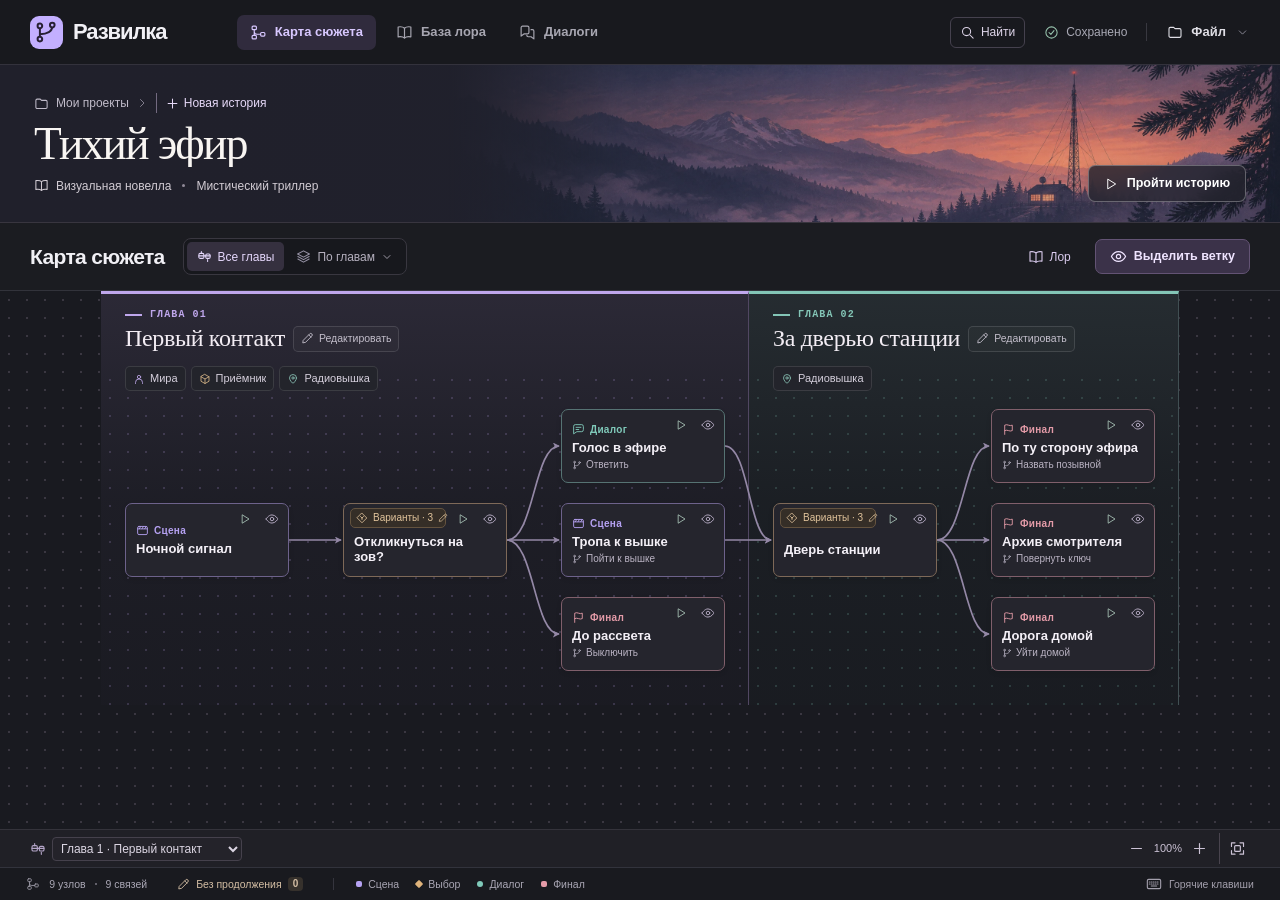
<file: index.html>
<!doctype html>
<html lang="ru">
<head>
  <meta charset="utf-8">
  <meta name="viewport" content="width=device-width, initial-scale=1, viewport-fit=cover, interactive-widget=resizes-content">
  <meta name="theme-color" content="#17171d">
  <meta name="description" content="Развилка — рабочее пространство для карты сюжета, лора и диалогов визуальной новеллы.">
  <title>Развилка — карта сюжета</title>
  <link rel="icon" href="assets/mark.svg" type="image/svg+xml">
  <link rel="stylesheet" href="style.css?v=6">
  <script src="icons.js?v=5" defer></script>
  <script src="model.js?v=5" defer></script>
  <script src="map.js?v=6" defer></script>
  <script src="connections.js?v=5" defer></script>
  <script src="story.js?v=5" defer></script>
  <script src="routes.js?v=5" defer></script>
  <script src="timeline.js?v=5" defer></script>
  <script src="writer.js?v=5" defer></script>
  <script src="app.js?v=5" defer></script>
</head>
<body>
  <div class="studio">
    <header class="topbar">
      <button class="brand" data-action="page" data-page="map" aria-label="Развилка, к карте сюжета"><img src="assets/mark.svg" alt="" width="32" height="32"><span>Развилка</span></button>
      <nav class="main-nav" aria-label="Разделы проекта" id="main-nav"></nav>
      <div class="top-tools"><button class="project-search" data-action="find-project" title="Найти в проекте (Ctrl / ⌘ + K)" aria-label="Найти в проекте"><span data-icon="search"></span><span>Найти</span></button><span id="save-state" title="Проект сохраняется в этом браузере"></span><span class="tool-divider"></span><button id="file-menu" class="file-button" data-action="file-menu" aria-label="Файл и настройки проекта" aria-haspopup="true"></button></div>
    </header>
    <section id="project-cover" class="project-cover" aria-label="Текущий проект">
      <div class="cover-inner"><div class="project-links"><button class="projects-link" data-action="projects"><span data-icon="folder"></span>Мои проекты<span data-icon="chevron-right"></span></button><button class="start-own" data-action="new-project" id="start-own" hidden><span data-icon="plus"></span>Новая история</button></div><h1 id="project-title"></h1><div id="project-meta" class="project-meta"></div></div>
      <button class="read-button" data-action="play"><span data-icon="play"></span><span>Пройти историю</span></button>
    </section>
    <main class="workbench"><div class="workbar" id="workbar"></div><div id="workspace" class="workspace"></div></main>
    <footer id="statusbar" class="statusbar"></footer>
  </div>
  <div id="menu" class="popover" hidden></div>
  <dialog id="dialog" aria-labelledby="dialog-title"></dialog>
  <div id="toast" class="toast" role="status" aria-live="polite"></div>
  <input type="file" accept="application/json,.json" id="import-file" hidden>
</body>
</html>
</file>
<file: style.css>
:root {
  color-scheme: dark;
  --bg:#141519; --panel:#1c1d23; --surface:#222329; --line:#32333b; --line-soft:#2a2b32;
  --text:#f1f0f5; --muted:#a4a3b0; --dim:#858593; --accent:#c7b4ff; --accent-text:#211a30;
  --font:Inter,"Segoe UI Variable Text","Segoe UI",-apple-system,BlinkMacSystemFont,Arial,sans-serif;
  --mono:"SFMono-Regular",Consolas,"Liberation Mono",monospace;
  font-family:var(--font); font-size:14px; color:var(--text); background:var(--bg);
  font-synthesis:none; -webkit-font-smoothing:antialiased;
}
* {box-sizing:border-box}
[hidden] {display:none!important}
html,body {width:100%;height:100%;margin:0;overflow:hidden}
button,input,textarea,select {font:inherit}
button {color:inherit;border:0;background:transparent;cursor:pointer;line-height:1.2}
button:disabled {cursor:default;opacity:.35}
button,a,input,select,textarea,[tabindex] {outline-offset:3px}
:focus-visible {outline:2px solid var(--accent)}
button {touch-action:manipulation}
button:disabled:hover {background:transparent}
button svg,.icon {flex-shrink:0;vertical-align:middle;pointer-events:none}
button {transition:background-color .14s,color .14s,border-color .14s}
::selection {background:#685388;color:white}
::-webkit-scrollbar {width:6px;height:6px}
::-webkit-scrollbar-thumb {border-radius:8px;background:#42414b}
::-webkit-scrollbar-track {background:transparent}
.studio {display:flex;flex-direction:column;height:100vh;height:100dvh;min-height:0}
.topbar {height:65px;flex:0 0 auto;display:flex;align-items:center;gap:clamp(28px,5.5vw,96px);padding:0 clamp(20px,2.35vw,42px);background:#18191e;border-bottom:1px solid #33323c;position:relative;z-index:3}
.brand {padding:0;display:inline-flex;align-items:center;gap:10px;flex-shrink:0;font-size:22px;line-height:1;font-weight:720;letter-spacing:-1.1px}
.brand img {width:33px;height:33px}
.main-nav,.top-tools,.file-button,.nav-item,.project-meta,.project-meta span,.read-button,.projects-link,.work-actions,.history-actions,.view-context,.chapter-switch,.btn,.quiet-button,.text-action,.status-count,.legend,.legend-item,.shortcut-button {display:flex;align-items:center}
.main-nav {gap:7px;align-self:stretch;align-items:center}
.nav-item {gap:8px;font-size:13px;font-weight:550;color:#a7a6b1;border-radius:7px;padding:9px 13px;white-space:nowrap}
.nav-item:hover,.file-button:hover {background:#26262f;color:#f8f6ff}
.nav-item.active {background:#302b3d;color:#d8c8ff}
.top-tools {gap:19px;margin-left:auto}
.tool-divider,.view-divider {width:1px;display:inline-block;background:#383840;flex-shrink:0}
.tool-divider {height:18px}
#save-state {color:#a9a9b5;display:flex;align-items:center;gap:7px;font-size:12px;white-space:nowrap}
#save-state svg {color:#99c5af} #save-state.failed svg {color:#edb081}
.file-button {gap:8px;padding:8px 1px;color:#dfdee5;font-size:13px;font-weight:550}
.file-button>.icon:last-child {margin-left:2px;color:#92919f}
.project-cover {position:relative;isolation:isolate;background:#20212d;height:clamp(135px,17.6vh,186px);flex:0 0 auto;display:flex;align-items:center;justify-content:space-between;padding:0 clamp(22px,2.65vw,48px);overflow:hidden;border-bottom:1px solid #38353f}
.project-cover::before,.project-cover::after {content:"";position:absolute;inset:0;z-index:-1;pointer-events:none}
.project-cover::before {left:auto;width:min(82%,max(65vw,760px));background:url("assets/forest-station.webp") right 20%/100% auto no-repeat;mask-image:linear-gradient(90deg,transparent,#000 21%);opacity:.98}
.project-cover::after {background:linear-gradient(90deg,#20202b 0%,#20202bf5 18%,#20202ba1 35%,#20202b14 64%,#1416231c 100%)}
.project-cover.plain::before {background:none}
.project-cover.plain::after {background:radial-gradient(ellipse at 70% 0%,#454054,transparent 66%),linear-gradient(105deg,#232331,#2b2834)}
.cover-inner {min-width:0;margin-bottom:1px}
.projects-link {width:fit-content;gap:7px;color:#c0bbc9;font-size:12px;font-weight:500;padding:0}
.projects-link>span {display:flex}
.projects-link:hover {color:#fff}
.projects-link>span:last-child {color:#9792a3}
.project-cover h1 {margin:8px 0 11px;font-family:"STIX Two Text",Georgia,"Times New Roman",serif;font-size:clamp(38px,3.55vw,56px);font-weight:500;letter-spacing:-1.65px;line-height:1.02;color:#f8f5f2;max-width:70vw;white-space:nowrap;text-overflow:ellipsis;overflow:hidden}
.project-meta {color:#d1cbd3;font-size:12px;gap:11px;font-weight:450}
.project-meta span {gap:7px}
.project-meta i,.status-dot {width:3px;height:3px;border-radius:100%;background:#918a98;flex-shrink:0}
.read-button {gap:9px;align-self:flex-end;margin-bottom:20px;padding:10px 15px;border:1px solid #ffffff4a;border-radius:7px;background:#24232dcc;color:white;backdrop-filter:blur(9px);font-size:12.5px;font-weight:570;box-shadow:0 2px 8px #10101628}
.read-button:hover {background:#34313ee5;border-color:#c8bfce}
.read-button svg {height:14px;width:14px}
.workbench {display:flex;flex-direction:column;flex:1;min-height:0}
.workbar {height:68px;flex:0 0 auto;display:flex;align-items:center;justify-content:space-between;gap:12px;padding:0 clamp(18px,2.35vw,42px);border-bottom:1px solid var(--line);background:#1b1c21}
.view-context {gap:18px;min-width:0}
.view-context h2 {margin:0;white-space:nowrap;font-size:21px;line-height:1.25;letter-spacing:-.66px;font-weight:640}
.view-divider {height:21px}
.chapter-switch {padding:7px 0;gap:8px;color:#bcbac7;font-size:12.5px;font-weight:500;min-width:0}
.chapter-switch>span {white-space:nowrap;overflow:hidden;text-overflow:ellipsis;max-width:34vw}
.chapter-switch>.icon:first-child {color:#9692a5}
.chapter-switch:hover,.text-action:hover,.secondary-link:hover,.quiet-button:hover {color:var(--accent)}
.work-actions {gap:14px}
.history-actions {gap:2px}
.icon-button {display:inline-flex;justify-content:center;align-items:center;width:31px;height:31px;flex:0 0 auto;padding:0;color:var(--muted);border-radius:5px}
.icon-button:not(:disabled):hover {color:var(--text);background:#ffffff0c}
.icon-button:disabled {opacity:.32}
.btn {gap:7px;justify-content:center;min-height:35px;border-radius:7px;padding:8px 14px;font-size:12.5px;font-weight:620;white-space:nowrap}
.btn.primary {color:var(--accent-text);background:var(--accent);border:1px solid #e0d1ff5c;box-shadow:0 1px 2px #1112}
.btn.primary:hover {background:#d7c8ff}
.btn.subtle {border:1px solid #3e3f49;background:#2a2a32;color:#e1dfe8}
.btn.subtle:hover {background:#35353f}
.btn.danger {background:#82464f;color:white}
.workspace {position:relative;flex:1;min-height:0;overflow:hidden}
.map-workspace {display:flex}
.map-pane {position:relative;flex:1;min-width:0;min-height:0;overflow:hidden;background-color:#15161b;background-image:radial-gradient(circle at 1px 1px,#383842 1px,transparent 1.15px);background-size:22px 22px;isolation:isolate;touch-action:none;outline:none;user-select:none}
.map-pane[data-tool=hand],.map-pane[data-tool=hand] .node-card,.map-pane.space-pan,.map-pane.space-pan .node-card {cursor:grab}
.map-pane.dragging,.map-pane.dragging .node-card {cursor:grabbing}
.map-pane[data-tool=link],.map-pane[data-tool=link] .node-card {cursor:crosshair}
.world {position:absolute;left:0;top:0;width:0;height:0;transform-origin:0 0}
.edge-layer {position:absolute;left:0;top:0;width:1px;height:1px;overflow:visible;pointer-events:none}
.node-card {position:absolute;background:#22232a;border:1px solid color-mix(in srgb,var(--node-color) 34%,#34343c);border-radius:10px;box-shadow:0 4px 10px #09090c25;cursor:grab;outline-offset:3px}
.node-card:hover {border-color:color-mix(in srgb,var(--node-color) 70%,#393941)}
.node-card.selected,.node-card.link-source {border-color:var(--accent);box-shadow:0 0 0 3px #bea1ff20,0 5px 18px #08060a3d}
.node-content {padding:13px 14px 11px;min-width:0}
.node-meta,.node-detail,.type-tag,.start-label {display:flex;align-items:center}
.node-meta {justify-content:space-between;gap:7px}
.type-tag {color:var(--node-color);gap:5px;font-size:10px;line-height:1.3;font-weight:650;letter-spacing:.3px;white-space:nowrap}
.node-card .type-tag {font-size:10.5px;letter-spacing:.1px}
.node-number,.inspector-no {color:#93909f;font-family:var(--mono);font-weight:400}
.node-number {font-size:10px;letter-spacing:.1px}
.node-number,.inspector-ident {display:flex;align-items:center;gap:7px}
.important-mark {color:#d8b881;display:inline-flex}
.inspector-ident .icon-button {width:22px;height:22px}
.inspector-ident .icon-button .icon {width:14px;height:14px}
.inspector-ident .icon-button[aria-pressed=true] {color:#e0b578;background:#3b332b}
.moment-check {display:flex;align-items:center;gap:7px;margin:0 0 16px;color:#c8bfcb;font-size:12px}
.moment-check svg {color:#d4ad78}
.moment-check input {margin:0 2px 0 0;width:15px;height:15px;accent-color:var(--accent)}
.node-card h3 {margin:9px 0 5px;font-size:16px;line-height:1.2;font-weight:620;letter-spacing:-.35px;color:#f3f1f6;display:-webkit-box;-webkit-box-orient:vertical;-webkit-line-clamp:2;overflow:hidden;overflow-wrap:anywhere}
.node-detail {gap:5px;margin-top:7px;font-size:11.5px;line-height:1.3;color:#b0adba}
.node-detail .icon {color:color-mix(in srgb,var(--node-color) 55%,#9f9da7)}
.node-summary {font-size:11.5px;line-height:1.45;color:#b2aebb;margin:0;display:-webkit-box;-webkit-line-clamp:2;-webkit-box-orient:vertical;overflow:hidden;overflow-wrap:anywhere}
.node-art {height:76px;background:#34313c url("assets/receiver.webp") center 52%/cover no-repeat;border-radius:9px 9px 0 0;border-bottom:1px solid #ffffff0a}
.illustrated .node-content {padding:11px 14px}
.illustrated h3 {margin:7px 0 4px}
.start-label {position:absolute;left:0;bottom:calc(100% + 10px);color:#d0c3ef;gap:5px;font-size:10.5px;font-weight:550}
.start-label svg {fill:#c2b2e9;stroke-width:1}
.port {display:block;position:absolute;top:50%;padding:0;width:9px;height:9px;border-radius:50%;border:2px solid var(--node-color);background:#23232b;transform:translate(-50%,-50%);z-index:3}
.port::before {content:"";position:absolute;inset:-7px}
.port.in {left:0}.port.out {left:100%}
.port:hover {background:var(--node-color);box-shadow:0 0 0 4px #c6b4fc2b}
.label-measure {position:fixed;visibility:hidden;pointer-events:none;width:0;height:0;overflow:hidden}
.edge-label {position:absolute;transform:translate(-50%,-50%);display:block;width:max-content;max-width:var(--label-width,220px);padding:4px 6px;color:#f6eff3;font-size:13px;font-weight:600;line-height:1.32;white-space:normal;overflow-wrap:anywhere;text-align:center;background:color-mix(in srgb,var(--node-color) 10%,#1d1e24);border:1px solid color-mix(in srgb,var(--node-color) 42%,#35343c);border-radius:5px;--off-path-opacity:.74}
.edge-label .icon {color:var(--node-color);vertical-align:-1px}
.edge-label:hover,.edge-label:focus-visible {z-index:3;border-color:var(--node-color);background:color-mix(in srgb,var(--node-color) 18%,#1d1e24)}
.label-leader {fill:none;stroke-width:1;stroke-dasharray:3 3;opacity:.65;pointer-events:none}
.wire-hit {stroke:transparent;stroke-width:14;fill:none;pointer-events:stroke;cursor:pointer}
.wire-line {pointer-events:none}
.ghost-layer {z-index:4}
#connector-preview {fill:none;stroke:var(--accent);stroke-width:2.2;stroke-dasharray:7 4;pointer-events:none}
.node-card.selected,.node-card:hover,.node-card:focus-within {z-index:2}
.node-handle {position:absolute;z-index:3;display:grid;place-items:center;width:25px;height:25px;padding:0;opacity:0;pointer-events:none;border:1px solid #796995;background:#2e293a;border-radius:7px;color:#ddccff;touch-action:none;cursor:crosshair}
.handle-right {left:100%;top:50%;transform:translate(1px,-50%)}
.handle-left {right:100%;top:50%;transform:translate(-1px,-50%)}
.handle-top {bottom:100%;left:50%;transform:translate(-50%,-1px)}
.handle-bottom {top:100%;left:50%;transform:translate(-50%,1px)}
.handle-left svg {transform:rotate(180deg)}.handle-top svg {transform:rotate(-90deg)}.handle-bottom svg {transform:rotate(90deg)}
.node-handle::before {content:"";position:absolute;inset:-2px}
.node-handle {width:calc(25px * var(--handle-inverse,1));height:calc(25px * var(--handle-inverse,1))}
.node-handle svg {width:calc(15px * var(--handle-inverse,1));height:calc(15px * var(--handle-inverse,1))}
.map-pane[data-tool=pointer] .node-card:is(.selected,:hover,:focus-within) .node-handle {opacity:1;pointer-events:auto}
.node-handle:hover,.node-handle:focus-visible {color:#211a30;background:var(--accent)}
.map-pane.connecting .node-handle {opacity:0!important;pointer-events:none!important}
.node-card.connect-target {outline:3px solid #a2d9c4;outline-offset:3px}
.connecting,.connecting .node-card {cursor:crosshair}
.chapter-exit {position:absolute;right:0;bottom:calc(100% + 5px);display:flex;align-items:center;gap:4px;background:#242631;border:1px solid #454354;border-radius:5px;padding:3px 6px;color:#d3c5ee;font-size:10px;white-space:nowrap}
.chapter-exit:hover {border-color:var(--accent)}
.node-card:has(.chapter-exit) .start-label {left:0;right:auto}
.node-card h3:has(.inline-title) {display:block;overflow:visible;margin-top:5px}
.node-card input.inline-title {width:100%;font:inherit;font-weight:600;color:var(--text);padding:3px 4px;border-radius:4px;border:1px solid var(--accent);background:#302c39}
.canvas-hint {position:absolute;left:154px;top:29px;max-width:calc(100% - 250px);color:#aaa5b3;font-size:11px;line-height:1.4;pointer-events:none}
.map-pane[data-tool=link] .canvas-hint,.map-pane.connecting .canvas-hint {display:none}
.quick-palette {width:237px;max-height:85dvh;padding:8px}
.palette-heading {font-size:12px;font-weight:600;color:#d9d4e4;padding:4px 4px 8px}
.palette-types {display:grid;grid-template-columns:1fr 1fr;gap:5px}
.palette-types button {display:flex;align-items:center;gap:7px;padding:9px 7px;border-radius:5px;border:1px solid #44414d;background:#2e2d36;font-size:12px;text-align:left}
.palette-types button svg {color:var(--node-color)}
.palette-types button:hover,.palette-types button:focus-visible {border-color:var(--node-color);background:#39343f}
.quick-palette .menu-item {font-size:11.5px;padding:8px 5px}
.rules-editor {margin:16px 0;padding:12px;border:1px solid #49414f;border-radius:8px;background:#25232b}
.rules-editor .section-line {margin:0}
.rule-empty,.rule-mode {font-size:12px;color:var(--muted)}
.rule-empty {margin:6px 0 0}
.rule-mode,.rule-row-top {display:flex;align-items:center;gap:8px}
.rule-mode {margin-top:9px}.rule-mode select {flex:1}
.rule-row {border-top:1px solid #3c3745;margin-top:9px;padding-top:9px}
.rule-row select,.rule-mode select {height:32px!important;padding:5px 7px;font-size:12px}
.rule-row-top {margin-bottom:5px}.rule-row-top select {flex:1}
.jump-node small,.reader-choices button small {display:block;margin-top:4px;font-size:10px;color:#ada2bf}
.incoming-chapters {border-top:1px dashed #3d3945;margin-top:7px;padding-top:7px}
.incoming-chapters>span {font-size:11px;color:var(--muted)}
.incoming-chapters .text-action {font-size:11px;text-align:left}
.route-check {border-top:1px solid #413945;margin-top:15px;padding-top:10px;font-size:12px;color:#c0b7cb}
.route-check summary {cursor:pointer}.route-check>div {margin-top:10px}
.route-check small {display:block;color:var(--muted);margin-top:2px}
.route-check p {display:flex;align-items:center;gap:5px;margin:4px 0;font-size:11.5px}
.route-check .met {color:#a7d3bf}.route-check .unmet {color:#d7a3ac}
.floating {background:#202127;box-shadow:0 3px 12px #0a0a0d2b;border:1px solid #3a3a44;border-radius:8px}
.canvas-tools,.camera-controls {display:flex;align-items:center;gap:2px;position:absolute;padding:4px}
.canvas-tools {top:18px;left:20px}
.floating .tool-divider {height:17px;margin:0 3px}
.canvas-tools .icon-button {width:31px;height:29px}
.canvas-tools .icon-button.active {color:#d8c8ff;background:#3a334a}
.canvas-tools .icon-button.active svg {stroke-width:1.9}
.camera-controls {bottom:18px;left:20px;padding:3px 4px}
.camera-controls .icon-button {width:27px;height:27px}
.zoom-number {font-family:var(--mono);font-size:10.5px;color:#c9c7d3;min-width:38px;padding:5px 2px}
.show-inspector {position:absolute;right:18px;top:18px;width:auto;height:35px;padding:0 9px;gap:5px;font-size:11px}
.minimap {padding:6px;position:absolute;bottom:17px;right:18px;width:112px;height:66px;border:1px solid #393943;border-radius:7px;background:#1d1e24e8;box-shadow:0 2px 9px #0b0a0e30;cursor:crosshair}
.minimap svg {width:100%;height:100%;display:block;pointer-events:none}
.link-note {position:absolute;top:19px;left:156px;display:flex;align-items:center;gap:7px;border:1px solid #5b506d;border-radius:6px;background:#2d2937;font-size:12px;color:#e4d8ff;padding:6px 8px}
.link-note button {display:flex;padding:2px}
.inspector {width:clamp(282px,22.7vw,355px);flex:0 0 auto;background:#1d1e24;border-left:1px solid #36363f;display:flex;flex-direction:column;min-height:0;z-index:2}
.inspector-head,.section-line,.inspector-id,.section-line h3,.inspector-head>span,.type-edit,.chips,.lore-chip,.jump-node,.transition-row,.secondary-link {display:flex;align-items:center}
.inspector-head {justify-content:space-between;height:49px;flex:0 0 auto;padding:0 15px 0 20px;border-bottom:1px solid var(--line);background:#202127}
.inspector-head>span {gap:9px;font-size:13px;font-weight:620}
.inspector-head>span>.icon {color:#aaa6b6}
.inspector-head .icon-button {width:26px;height:26px}
.inspector-scroll {overflow:auto;flex:1;min-height:0;padding:19px 20px 18px;scrollbar-gutter:stable}
.inspector-id {justify-content:space-between;margin-bottom:17px}
.type-edit {gap:5px;color:#b7a1e9;border:1px solid #454050;border-radius:5px;background:#2e2938;padding:4px 7px}
.type-edit .type-tag {font-size:11px;font-weight:600}
.inspector-no {font-size:10px;letter-spacing:.55px}
.field {display:flex;flex-direction:column;gap:7px;margin:0 0 14px;min-width:0}
.field>span:first-child,.type-field legend {font-size:12px;color:#b9b6c3;font-weight:500}
input:not([type=checkbox]):not([type=radio]),textarea,select {color:#eceaf1;background:#25262d;border:1px solid #3b3b45;border-radius:6px;padding:9px 10px;outline:none;min-width:0;width:100%;font-size:13px;line-height:1.4}
input:not([type=checkbox]):not([type=radio]):focus,textarea:focus,select:focus {border-color:#b19ad9;box-shadow:0 0 0 2px #b6a2f414}
input::placeholder,textarea::placeholder {color:#92909f}
textarea {resize:vertical;min-height:59px}
.inspector textarea {font-size:12.5px;line-height:1.55;padding:9px 10px;min-height:87px;max-height:280px;display:block}
.inspector input {font-weight:500}
.inspector-section {border-top:1px solid var(--line);padding:13px 0 14px}
.section-line {justify-content:space-between;min-height:22px;margin-bottom:7px}
.section-line h3 {margin:0;font-size:12px;gap:7px;color:#d9d6e0;font-weight:590}
.section-line h3>.icon {color:#a9a6b5}
.section-line small {font:10px var(--mono);color:#b4b1be;border-radius:4px;background:#2d2d36;min-width:16px;text-align:center;padding:2px 3px}
.section-line .icon-button {width:22px;height:22px}
.section-line .icon-button svg {width:15px;height:15px}
.chips {gap:6px;flex-wrap:wrap}
.plain-chip {padding:0;max-width:100%}
.lore-chip {display:inline-flex;gap:5px;max-width:100%;font-size:11px;font-weight:520;padding:4px 7px;border:1px solid color-mix(in srgb,var(--kind-color) 24%,#292a30);border-radius:5px;background:color-mix(in srgb,var(--kind-color) 9%,#22232a);color:var(--kind-color);line-height:1.2;overflow-wrap:anywhere}
.kind-person {--kind-color:#c3acef}.kind-location {--kind-color:#8bc4b6}.kind-object {--kind-color:#d8b688}.kind-event {--kind-color:#df9fad}
.plain-chip:hover .lore-chip {border-color:var(--kind-color)}
.jump-node {flex:1;min-width:0;gap:8px;padding:7px 0;text-align:left;font-size:12px;color:#caC6d3}
.jump-node span {overflow:hidden;text-overflow:ellipsis;white-space:nowrap}
.jump-node i {width:6px;height:6px;border-radius:2px;flex-shrink:0}
.jump-node>.icon {color:#92909e}
.transition-row>.icon-button {width:23px;height:25px;opacity:.58}
.transition-row:hover>.icon-button {opacity:1}
.text-action,.secondary-link {gap:6px;padding:3px 0;font-size:12px;color:#c8b9e7}
.secondary-link {margin-top:6px;color:#9794a3}
.inspector-line {display:flex;flex-direction:column;align-items:flex-start;gap:3px;text-align:left;font-size:12px;line-height:1.4;margin:6px 0 10px;padding:0}
.inspector-line b {color:#a6d2c7;font-size:11px}
.inspector-line span {color:#c2becb;display:-webkit-box;-webkit-line-clamp:3;-webkit-box-orient:vertical;overflow:hidden}
.statusbar {display:flex;align-items:center;gap:24px;flex:0 0 auto;height:33px;background:#191a1f;border-top:1px solid #32333c;padding:0 clamp(18px,2.05vw,38px);color:#aaa7b5;font-size:10.5px}
.status-count {gap:7px;white-space:nowrap}
.status-count>.icon {color:#94929e;margin-right:2px}
.status-dot {display:inline-flex;font-size:0;height:2px;width:2px;background:#7b7885;margin:0 2px}
.legend {gap:17px;border-left:1px solid #35353e;padding-left:22px}
.legend-item {gap:6px;white-space:nowrap}
.legend-swatch {width:6px;height:6px;border-radius:2px;background:var(--node-color)}
.swatch-choice {transform:rotate(45deg);border-radius:1px}
.swatch-dialogue {border-radius:50%}
.shortcut-button {gap:7px;margin-left:auto;color:#a39fac;font-size:10.5px;padding:5px 0}
.shortcut-button:hover {color:#dbd6e6}
.popover {position:fixed;z-index:12;min-width:196px;max-width:min(350px,calc(100vw - 16px));max-height:75vh;overflow:auto;padding:5px;border-radius:9px;border:1px solid #484651;background:#27272f;box-shadow:0 10px 32px #07060b5e}
.popover hr {border:0;height:1px;background:#3c3b45;margin:4px}
.menu-item {width:100%;display:flex;align-items:center;gap:10px;padding:9px 10px;border-radius:5px;font-size:12.5px;color:#d8d4e1;text-align:left}
.menu-item>span {flex:1;min-width:0;overflow-wrap:anywhere}
.menu-item .icon {color:#b7afc6}
.menu-item:hover,.menu-item:focus-visible {background:#37333f}
.toast {position:fixed;bottom:47px;left:50%;transform:translate(-50%,8px);z-index:30;border:1px solid #534c61;background:#302b39f5;color:#e8dff8;padding:10px 17px;border-radius:8px;visibility:hidden;opacity:0;transition:transform .16s,opacity .16s;pointer-events:none;font-size:12.5px;max-width:90vw;box-shadow:0 5px 18px #0d091238}
.toast.visible {visibility:visible;opacity:1;transform:translate(-50%,0)}
.empty-map,.empty-collection {text-align:center;display:flex;flex-direction:column;align-items:center;gap:10px}
.empty-map {position:absolute;inset:20% 10% auto;pointer-events:none}
.empty-map .btn {pointer-events:auto;margin-top:6px}
.empty-symbol {display:flex;align-items:center;justify-content:center;width:55px;height:55px;background:#322c3e;border:1px solid #4c415e;border-radius:13px;color:var(--accent)}
.empty-map h3,.empty-collection h3 {font-size:19px;letter-spacing:-.5px;font-weight:600;margin:3px 0 0}
.empty-map p,.empty-collection p {color:var(--muted);font-size:13px;margin:0}
.collection-workspace {overflow:auto;background:#18191e}
.collection {max-width:1490px;margin:auto;padding:25px clamp(22px,2.65vw,48px) 35px}
.collection-toolbar {display:flex;align-items:center;gap:20px;justify-content:space-between;flex-wrap:wrap;margin-bottom:23px}
.search-box {display:flex;align-items:center;gap:8px;padding:0 12px;border:1px solid #3b3a44;background:#212228;border-radius:7px;color:var(--dim);width:280px;max-width:100%}
.search-box input:not([type=checkbox]) {border:0;background:transparent;box-shadow:none;padding:9px 0}
.search-box:focus-within {border-color:var(--accent)}
.filters {display:flex;flex-wrap:wrap;gap:5px}
.filter,.quiet-button {gap:6px;border-radius:5px;color:#bcb7c8;font-size:12px;padding:6px 9px}
.filter.active {background:#352f41;color:#d5c6ef}
.filter:not(.active):hover {background:#25252d}
.lore-grid {display:grid;grid-template-columns:repeat(auto-fit,minmax(min(255px,100%),1fr));gap:17px;align-items:stretch}
.lore-card {display:flex;flex-direction:column;align-items:stretch;max-width:560px;text-align:left;background:#22232a;border:1px solid #3b3a45;border-radius:10px;padding:19px}
.lore-card:hover {border-color:color-mix(in srgb,var(--kind-color) 58%,#45404e);background:#27272e}
.lore-card-top {display:flex;align-items:center;gap:9px;color:var(--kind-color);font-size:11.5px;font-weight:550}
.lore-icon {display:flex;align-items:center;justify-content:center;width:35px;height:35px;border-radius:9px;background:color-mix(in srgb,var(--kind-color) 12%,#22232a)}
.lore-card-top>.icon {margin-left:auto;color:#9993a4}
.lore-card h3 {font-size:20px;margin:19px 0 8px;letter-spacing:-.6px}
.lore-card p {flex:1;font-size:13px;line-height:1.65;color:#c2bdcc;margin:0 0 18px;white-space:pre-line;overflow-wrap:anywhere}
.card-foot {border-top:1px solid #393841;padding-top:12px;display:flex;gap:6px;align-items:center;font-size:11px;color:#a9a4b3}
.dialogue-list {display:grid;grid-template-columns:repeat(auto-fit,minmax(min(375px,100%),1fr));gap:17px;align-items:start}
.dialogue-group {background:#22232a;border:1px solid #3b3a45;border-radius:10px;padding:18px 20px;max-width:850px}
.dialogue-group-top,.dialogue-group-top>div {display:flex;align-items:center;gap:12px}
.dialogue-group-top {justify-content:space-between;border-bottom:1px solid #393841;padding-bottom:13px}
.dialogue-group-top>div {align-items:flex-start;flex-direction:column;gap:6px;min-width:0}
.dialogue-group h3 {font-size:19px;letter-spacing:-.4px;margin:0}
.dialogue-line {width:100%;display:flex;align-items:flex-start;gap:11px;text-align:left;padding:14px 0;border-bottom:1px solid #33333b}
.dialogue-line>.icon {margin-left:auto;color:#92909c}
.speaker-mark {background:#2a3b39;border:1px solid #3d514c;color:#accfc4;font-weight:650;display:flex;align-items:center;justify-content:center;width:28px;height:28px;border-radius:8px;flex-shrink:0}
.line-copy {min-width:0;display:flex;flex-direction:column;gap:4px;font-size:13px;line-height:1.5;overflow-wrap:anywhere;white-space:pre-line}
.line-copy b {color:#a4cfc2;font-size:11.5px}
.dialogue-group>.text-action {margin-top:13px}
.empty-collection {grid-column:1/-1;padding:35px 12px}
.modal {margin:auto;padding:0;background:transparent;border:0;color:var(--text);width:min(458px,calc(100% - 28px));max-width:calc(100vw - 22px);max-height:calc(100dvh - 38px);overflow:auto;border-radius:13px;box-shadow:0 24px 105px #05040890}
.modal::backdrop {background:#0b0b10ac;backdrop-filter:blur(3px)}
.modal-shell {background:#22232a;border:1px solid #44414d;border-radius:13px;overflow:hidden}
.modal-head,.form-footer {display:flex;align-items:center;gap:10px;padding:15px 20px}
.modal-head {justify-content:space-between;border-bottom:1px solid #393840}
.modal-head h2 {font-size:18px;letter-spacing:-.45px;font-weight:640;margin:0}
.modal-body {padding:20px}
.modal-body>.field:last-child {margin-bottom:0}
.modal-body .field {margin-bottom:16px}
.modal-body .field>span:first-child,.type-field legend {font-size:12px}
.modal-body .field input,.modal-body .field select,.modal-body .field textarea {background:#2a2a33;border-color:#44424f}
.modal-body input,.modal-body select {height:38px}
.modal-body textarea {max-height:35vh}
.form-footer {justify-content:flex-end;flex-wrap:wrap;border-top:1px solid #3a3842;background:#24242c}
.form-footer>.icon-button {color:#d1949b}
.footer-spacer {flex:1}
.type-field {border:0;padding:0;margin:0 0 17px;min-width:0}
.type-field legend {padding:0;margin:0 0 7px}
.type-options {display:grid;grid-template-columns:repeat(4,minmax(0,1fr));gap:6px}
.type-option {position:relative;cursor:pointer}
.type-option input {position:absolute;opacity:0;width:1px;height:1px}
.type-option>span {display:flex;flex-direction:column;align-items:center;gap:5px;padding:9px 3px;border-radius:6px;border:1px solid #45424e;background:#292931;color:#b7b1c3;font-size:12px}
.type-option:has(input:checked)>span {color:var(--node-color);background:color-mix(in srgb,var(--node-color) 12%,#27252e);border-color:color-mix(in srgb,var(--node-color) 74%,#393540)}
.type-option:has(input:focus-visible)>span {outline:2px solid var(--accent);outline-offset:2px}
.question-text,.context-copy {margin:0;font-size:14px;line-height:1.55;color:#d6d1de}
.context-copy {margin-bottom:12px;font-size:13px}
.from-node {display:flex;gap:9px;align-items:center;padding:10px 12px;margin-bottom:15px;background:#302b38;color:#ccbedf;border-radius:6px;font-size:12px}
.from-node b {color:#e4dced}
.check-list {display:flex;flex-direction:column;margin-bottom:12px}
.check-list label {display:flex;align-items:center;gap:9px;padding:8px 0;border-bottom:1px solid #36343d}
.modal-body input[type=checkbox] {height:16px;width:16px;accent-color:var(--accent)}
.check-list small {margin-left:auto;color:#a9a4b3;font-size:11px}
.project-list {display:flex;flex-direction:column;gap:8px}
.project-option {border:1px solid #3c3a46;background:#292932;display:flex;align-items:center;gap:12px;border-radius:7px;text-align:left;padding:8px}
.project-option:hover {background:#34313b}
.project-thumb {width:62px;height:45px;flex-shrink:0;display:flex;justify-content:center;align-items:center;color:#c8b6e9;border-radius:5px;background:#3b344b}
.project-thumb.has-art {background:url("assets/forest-station.webp") 70% center/cover}
.project-option>span:nth-child(2) {display:flex;flex-direction:column;gap:4px;min-width:0}
.project-option strong {font-size:14px;overflow-wrap:anywhere}
.project-option small {font-size:11px;color:var(--muted)}
.project-option>.icon {margin-left:auto;color:var(--accent)}
.key-list>div {display:flex;align-items:center;justify-content:space-between;gap:12px;padding:7px 0;color:#ccc7d5;font-size:12px}
kbd {font:11px var(--mono);color:#dfd8ed;background:#33313b;border:1px solid #494450;border-radius:4px;padding:3px 6px;white-space:nowrap}
.reader-modal {width:min(510px,calc(100% - 28px))}
.reader-image {height:125px;display:flex;align-items:flex-end;padding:13px 20px;background-color:#393244}
.reader-image.receiver {background:linear-gradient(0deg,#16141b66,transparent 70%),url("assets/receiver.webp") center 48%/cover}
.reader-image.forest {background:linear-gradient(0deg,#16141b66,transparent 70%),url("assets/forest-station.webp") center 45%/cover}
.reader-image.abstract {height:64px;background:linear-gradient(110deg,#36303f,#252530)}
.reader-image .type-tag {padding:5px 8px;background:#27252fe8;border-radius:5px;font-size:11px}
.reader-body {padding:19px 22px}
.reader-location {font-size:11px;color:#a6a0b1}
.reader-location span {padding:0 5px}
.reader-body h3 {font:500 30px/1.12 Georgia,"Times New Roman",serif;letter-spacing:-.65px;margin:7px 0 12px}
.reader-description,.reader-lines p {white-space:pre-line;overflow-wrap:anywhere}
.reader-description {font-size:14px;line-height:1.65;color:#ddd7e3;margin:0}
.reader-lines {border-left:2px solid #70998d;background:#2b2d32;padding:10px 14px;margin:13px 0 0}
.reader-lines>div+div {margin-top:9px}
.reader-lines b {font-size:11.5px;color:#a6cabe}
.reader-lines p {margin:2px 0 0;font-size:13px;line-height:1.55}
.reader-choices {margin-top:20px;display:flex;flex-direction:column;gap:7px}
.reader-choices button {text-align:left;display:flex;align-items:center;justify-content:space-between;gap:9px;border:1px solid #514759;background:#332e3c;padding:11px 13px;border-radius:6px;color:#e6daf6;font-size:13px;overflow-wrap:anywhere}
.reader-choices button:hover {background:#41374c;border-color:#786688}
.reader-end {font-size:12px;color:#d9a7af;display:flex;align-items:center;gap:7px}
.reader-controls {display:flex;align-items:center;gap:4px;padding:10px 13px;border-top:1px solid #393741}
.reader-controls>button:last-child {margin-left:auto}
@media(min-width:1600px) {.topbar{height:70px}.workbar{height:74px}.inspector-scroll{padding:22px 25px}.inspector-head{padding:0 23px}}
@media(max-height:760px) and (min-width:701px) {.topbar{height:56px}.project-cover{height:128px}.project-cover h1{font-size:42px;margin:6px 0 8px}.workbar{height:57px}.inspector-scroll{padding-top:14px}.inspector-id{margin-bottom:12px}.inspector-section{padding:9px 0}.inspector-head{height:42px}.field{margin-bottom:11px}.statusbar{height:29px}.canvas-tools{top:13px}.camera-controls{bottom:13px}.minimap{bottom:12px}}
@media(max-width:1100px) {.topbar{gap:28px}.main-nav{gap:3px}.nav-item{padding:8px 10px}.top-tools{gap:13px}.view-context{gap:13px}.inspector{width:268px}.inspector-head{padding-left:16px}.inspector-scroll{padding-left:16px;padding-right:14px}.chapter-name{display:none}}
@media(max-width:999px) {.inspector{position:absolute;right:0;top:0;bottom:0;width:min(320px,92%);box-shadow:-12px 0 35px #1010154f}.project-cover::before{width:100%;background-size:max(90%,710px) auto}.project-cover::after{background:linear-gradient(90deg,#20202bf5 0%,#20202bd9 22%,#20202b2b 62%,transparent)}}
@media(max-width:780px) {.topbar{gap:20px;padding:0 17px}.nav-item{gap:5px;font-size:12px;padding:8px}.nav-item svg{height:15px;width:15px}.top-tools{gap:9px}.top-tools .tool-divider{display:none}#save-state span{display:none}.brand{font-size:20px}.brand img{width:29px;height:29px}.minimap{width:90px;height:54px}.view-context h2{font-size:19px}.legend{gap:10px;padding-left:13px}.statusbar{gap:13px}}
@media(max-width:620px) {
  .canvas-hint{display:none}.node-handle{width:calc(33px * var(--handle-inverse,1));height:calc(33px * var(--handle-inverse,1))}
  .topbar{height:83px;padding:0 15px;gap:0;align-items:flex-start}
  .brand{height:45px;gap:7px;font-size:19px}.brand img{width:25px;height:25px}
  .main-nav{position:absolute;left:10px;bottom:5px;gap:5px}.nav-item{padding:6px 10px;font-size:12px}.top-tools{margin-top:8px}
  #save-state span{display:inline;font-size:10px}.file-button{font-size:11px;padding:5px;gap:4px}
  .project-cover{height:111px;padding:0 16px}.project-cover::before{background-size:485px auto;background-position:calc(100% + 55px) 20%}.project-cover::after{background:linear-gradient(90deg,#20202bea 0%,#20202bae 37%,#20202b18 72%)}
  .projects-link{font-size:10px;gap:5px}.project-cover h1{font-size:34px;margin:5px 0 7px;max-width:88vw}.project-meta{font-size:10px;gap:7px}.project-meta .icon{width:12px;height:12px}
  .read-button{margin-bottom:14px;padding:8px 9px;align-self:flex-start;position:absolute;right:14px;top:13px;font-size:0;gap:0}.read-button .icon{width:14px;height:14px}
  .workbar{height:54px;padding:0 12px;gap:6px}.view-context{gap:8px}.view-context h2{font-size:16px;letter-spacing:-.4px}.chapter-switch{font-size:10.5px;gap:2px}.chapter-switch>.icon:first-child,.view-divider{display:none}
  .work-actions{gap:4px}.work-actions>.tool-divider{display:none}.history-actions{gap:0}.history-actions>.icon-button{width:24px;height:26px}.history-actions>.icon-button svg{width:14px;height:14px}
  .btn.add-button{min-height:31px;font-size:11px;gap:3px;padding:6px 8px}.add-button>.icon{width:14px;height:14px}
  .canvas-tools{left:12px;top:12px}.camera-controls{left:12px;bottom:13px}.minimap{right:12px;bottom:13px}.show-inspector{right:12px;top:12px}.link-note{top:51px;left:12px;font-size:11px}
  .node-content,.illustrated .node-content{padding:8px 12px}.node-card h3,.illustrated h3{margin:4px 0;font-size:15px;line-height:1.1;-webkit-line-clamp:1}
  .node-detail{margin-top:4px;font-size:11px}.node-card .node-summary{-webkit-line-clamp:1;font-size:11px}
  .node-card .node-art{height:34px;background-position:center 51%}.node-card .type-tag{font-size:10px}
  .node-card .port.out{left:22px;top:100%}.node-card.top-port .port.in{left:22px;top:0}
  .node-card .start-label{left:auto;right:0;bottom:calc(100% + 6px)}
  .statusbar{height:29px;padding:0 12px;font-size:9.5px;gap:10px}.status-count{gap:5px}.status-count>.icon{display:none}.legend{gap:7px;padding-left:8px}.legend-item{gap:3px}.legend-swatch{height:5px;width:5px}.shortcut-button span{display:none}
  .collection{padding:16px 13px}.collection-toolbar{gap:10px;margin-bottom:16px}.filters{gap:2px}.filter{font-size:11px;padding:5px 7px}.lore-card{padding:16px}.collection .search-box{width:100%}.collection-workspace{overscroll-behavior:contain}
  .editor-section{width:94%}.inspector-head{height:41px}.inspector-scroll{padding:14px 16px}.modal-head,.form-footer{padding:12px 15px}.modal-body{padding:16px}.project-option{padding:7px}
}
@media(max-width:390px) {.history-actions{display:none}.view-context h2{font-size:15px}.legend{gap:5px}.shortcut-button{display:none}}
@media(max-height:510px) {.project-cover{height:75px}.project-cover h1{font-size:28px;margin:3px 0}.projects-link{font-size:10px}.workbar{height:44px}.topbar{height:44px}.read-button{margin-bottom:10px}.minimap{display:none}}
@media(prefers-reduced-motion:reduce) {*,*::before,*::after{transition:none!important;scroll-behavior:auto!important}}

.map-scope {display:flex;align-items:center;min-width:0;gap:2px;padding:3px;border:1px solid #393740;border-radius:8px;background:#17181d}
.map-scope>button,.timeline-lore-toggle {display:inline-flex;align-items:center;gap:6px;white-space:nowrap;padding:7px 10px;color:#b5b0be;font-size:12px;border-radius:5px}
.map-scope>button:hover,.timeline-lore-toggle:hover {color:#f1eafc;background:#2a2832}
.map-scope .current {background:#35303f;color:#e4d6fb}
.map-scope .chapter-switch>span {max-width:22vw}
.timeline-lore-toggle[aria-pressed=true] {color:#dbccef}
.route-toggle {color:#efe4ff;background:#3b3249;border:1px solid #635374}
.route-toggle:hover {background:#483a58}
.route-toggle.enabled {color:#b6f4d9;border-color:#547d6c;background:#273c34}
.timeline-workspace {display:flex;flex-direction:column;background:#18191e}
.timeline-scroll {position:relative;flex:1;min-height:0;overflow:auto;overscroll-behavior:contain;touch-action:pan-x pan-y pinch-zoom;cursor:grab;background-color:#191a20;background-image:radial-gradient(#3a3741 1px,transparent 1px);background-size:18px 18px;scrollbar-color:#645c70 #222128;scrollbar-width:thin}
.timeline-scroll.panning {cursor:grabbing;user-select:none}
.timeline-scroll:focus-visible {outline-offset:-3px}
.timeline-sheet {position:relative;margin:0 auto;overflow:clip}
.timeline-board {position:absolute;left:0;top:0;transform-origin:0 0;isolation:isolate}
.timeline-band {position:absolute;inset-block:0;background:linear-gradient(180deg,color-mix(in srgb,var(--band-color) 10%,#1b1b22),color-mix(in srgb,var(--band-color) 4%,#17181e) 50%,color-mix(in srgb,var(--band-color) 2%,#17181e));border-top:3px solid var(--band-color);border-right:1px solid color-mix(in srgb,var(--band-color) 27%,#28242f)}
.timeline-band::after {content:"";position:absolute;inset:77px 0 0;pointer-events:none;background-image:radial-gradient(color-mix(in srgb,var(--band-color) 19%,transparent) .85px,transparent .85px);background-size:18px 18px}
.band-head {position:absolute;top:15px;left:24px;right:21px}
.band-number {display:flex;align-items:center;gap:8px;color:var(--band-color);font:600 10px/1.2 var(--mono);letter-spacing:1.1px;text-transform:uppercase}
.band-number::before {content:"";display:block;width:17px;height:2px;background:var(--band-color)}
.band-head>div {display:flex;align-items:center;gap:8px;margin-top:3px}
.band-head h3 {margin:0;overflow:hidden;text-overflow:ellipsis;white-space:nowrap;font:500 24px/1.2 "STIX Two Text",Georgia,serif;letter-spacing:-.35px;color:#f3edf4}
.band-open {display:grid;place-items:center;width:28px;height:26px;flex-shrink:0;background:#ffffff06;border:1px solid #ffffff20;border-radius:5px;color:#c3becb}
.band-open:hover {color:#fff;background:#ffffff12}
.band-lore {position:absolute;z-index:1;top:72px;left:24px;right:20px;display:flex;flex-wrap:wrap;gap:5px;align-items:center}
.band-chip {display:inline-flex;align-items:center;gap:5px;border:1px solid #ffffff1c;border-radius:5px;background:#23242b;min-width:0;max-width:155px;padding:4px 7px;font-size:11px;color:#d5cfdc;line-height:15px}
.band-chip .icon {color:var(--kind-color)}
.band-chip span {overflow:hidden;white-space:nowrap;text-overflow:ellipsis}
.band-chip:hover {background:#36333f;color:#fff}
.empty-band {position:absolute;z-index:2;left:24px;top:var(--graph-top);display:flex;align-items:center;gap:7px;border:1px dashed #71697b;border-radius:6px;color:#cec5d6;font-size:12px;padding:12px}
.timeline-wires {position:absolute;left:0;top:0;pointer-events:none;overflow:visible}
.timeline-line {fill:none;stroke:#9488a6;stroke-width:1.7}
.timeline-hit {fill:none;stroke:transparent;stroke-width:14;pointer-events:stroke;cursor:pointer}
.timeline-edge:has(.timeline-hit:hover) .timeline-line,.timeline-edge:has(.timeline-hit:focus-visible) .timeline-line {stroke:#e4d2ff;stroke-width:3}
.timeline-edge.on-path .timeline-line {stroke:#97e4c5;stroke-width:3}
.timeline-edge.off-path .timeline-line {opacity:.34;stroke-dasharray:4 3}
.timeline-card {position:absolute;width:164px;height:74px;background:#25252d;border:1px solid color-mix(in srgb,var(--node-color) 42%,#38343f);border-radius:7px;display:flex;box-shadow:0 2px 5px #0e0d141e}
.timeline-card:hover,.timeline-card:focus-within {border-color:var(--node-color);z-index:2}
.timeline-scene {display:flex;flex:1;min-width:0;flex-direction:column;align-items:flex-start;justify-content:center;gap:4px;padding:8px 10px;text-align:left;overflow:hidden;border-radius:6px}
.timeline-scene .type-tag {display:flex;align-items:center;max-width:calc(100% - 21px);font-size:10px}
.timeline-scene strong {font-size:13px;line-height:1.17;font-weight:625;color:#f4f0f7;display:-webkit-box;-webkit-box-orient:vertical;-webkit-line-clamp:2;overflow:hidden;overflow-wrap:anywhere}
.timeline-scene small {display:block;width:100%;overflow:hidden;text-overflow:ellipsis;white-space:nowrap;color:#bab3c3;font-size:10px;line-height:1.1}
.timeline-scene small svg {margin-right:4px}
.scene-eye {position:absolute;top:3px;right:3px;display:grid;place-items:center;width:27px;height:24px;padding:0;color:#b3a9c1;border-radius:4px}
.scene-eye:hover,.scene-eye:focus-visible {color:white;background:#5c506a}
.timeline-card.off-path {opacity:.46}
.timeline-card.off-path:hover,.timeline-card.off-path:focus-within {opacity:.85}
.timeline-card.on-path {border:2px solid #8bd6b8;background:#26352f}
.timeline-card.on-path .scene-eye {color:#abefd0}
.timeline-card.path-tip {box-shadow:0 0 0 3px #82d5b02f}
.route-strip,.loose-lore,.timeline-foot {display:flex;align-items:center;flex:0 0 auto}
.route-strip {gap:15px;border-bottom:1px solid #3c5048;background:#202b27;padding:8px clamp(14px,2.35vw,42px)}
.route-location,.route-options,.route-options button,.route-back {display:flex;align-items:center}
.route-location {gap:9px;color:#a5e8c8;min-width:0}
.route-location span {min-width:0;display:grid;gap:2px}
.route-location small {font-size:10px;font-weight:600;color:#a4cbb9}
.route-location strong {max-width:37vw;overflow:hidden;text-overflow:ellipsis;white-space:nowrap;color:#e4f0e9;font-size:13px}
.route-options {gap:6px;min-width:0;overflow-x:auto}
.route-options button,.route-back {gap:5px;flex-shrink:0;color:#c9eddb;white-space:nowrap;font-size:12px;border-radius:5px;padding:7px 9px}
.route-options button {background:#2e4037;border:1px solid #496354}
.route-options button:hover,.route-back:hover {background:#3c5548}
.route-back {margin-left:auto}
.timeline-foot {justify-content:space-between;gap:7px;min-height:38px;padding:2px clamp(14px,2.35vw,42px);border-top:1px solid #34333b;background:#202026}
.band-selector,.timeline-camera {display:flex;align-items:center}
.band-selector {color:#b4a5c8;min-width:0;gap:6px}
.band-selector select {color:#dbd5e2;font-size:12px;background:#24232a;border:1px solid #45414c;border-radius:4px;padding:3px 4px;max-width:min(54vw,345px);min-width:0}
.timeline-camera button {font-size:11px;color:#cbc2d5;min-width:28px;padding:2px}
.timeline-camera button:last-child {border-left:1px solid #49444e;border-radius:0;margin-left:4px;padding-left:7px}
.loose-lore {gap:12px;min-height:35px;padding:4px 22px;background:#222128;border-top:1px solid #37323e}
.loose-lore>button,.loose-lore>div {display:flex;align-items:center;gap:6px}
.loose-lore>button {color:#cebfe2;font-size:12px;white-space:nowrap}
.loose-lore>div {overflow-x:auto}
.loose-lore .band-chip {flex-shrink:0}
.timeline-lore-list {display:grid;gap:7px}
.timeline-lore-list button {display:flex;gap:9px;align-items:center;padding:8px;border-bottom:1px solid #3a3741;text-align:left}
.timeline-lore-list button>span:nth-child(2) {flex:1;min-width:0;overflow:hidden;white-space:nowrap;text-overflow:ellipsis;color:#beb7c5;font-size:12px}
.reader-controls {flex-wrap:wrap}
.project-search,.project-search span:first-child,.first-actions,.scene-next-actions,.card-variants,.writer-from-scene,.timeline-variants {display:inline-flex;align-items:center}
.project-search {gap:6px;padding:7px 9px;border:1px solid #45414e;border-radius:6px;color:#ded5e9;font-size:12px}
.project-search:hover,.writer-from-scene:hover {background:#37313f;color:#fff}
.project-links,.start-own {display:flex;align-items:center;gap:8px}
.start-own {gap:4px;padding:2px 8px;border-left:1px solid #736a80;color:#e6d9f8;font-size:12px}
.start-own:hover {color:white;text-decoration:underline}
@media(max-width:620px){.start-own{font-size:10.5px;padding:1px 6px}.start-own .icon{width:12px;height:12px}}
.first-actions {justify-content:center;flex-wrap:wrap;gap:8px}
.card-variants,.timeline-variants,.scene-next-actions button {gap:5px;padding:3px 6px;border:1px solid #64533f;border-radius:5px;background:#352e27;color:#e1c49c;font-size:11px}
.card-variants:hover,.timeline-variants:hover,.scene-next-actions button:hover {background:#4a3b2b;color:#ffe6bf}
.scene-next-actions {display:none;gap:5px;margin-top:3px}
.scene-next-actions button {display:flex;align-items:center}
.scene-next-actions button:first-child {color:#d9c9ef;border-color:#53495e;background:#302c37}
.node-card.selected .scene-next-actions,.node-card:focus-within .scene-next-actions {display:flex}
.node-card:is(.selected,:focus-within) .node-content:has(.scene-next-actions) :is(.node-detail,.node-summary) {display:none}
.map-pane[data-tool=link] :is(.scene-next-actions,.card-variants) {pointer-events:none}
.writer-from-scene {justify-content:center;width:100%;gap:7px;margin:-1px 0 12px;padding:8px 9px;background:#302b38;color:#e1d1f4;border:1px solid #51465e;border-radius:6px;font-size:12px}
.band-head .band-open {display:inline-flex;gap:5px;align-items:center;width:auto;padding:4px 7px;font-size:10.5px;white-space:nowrap}
.timeline-card.with-variants .timeline-scene {padding-top:26px;justify-content:center}
.timeline-variants {position:absolute;left:6px;top:4px;font-size:10px;padding:3px 5px}
.writer-modal {width:min(530px,calc(100% - 24px))}
.writer-location {display:flex;align-items:center;gap:7px;color:#b9b0c6;font-size:12px;line-height:1.4;margin:0 0 15px;overflow-wrap:anywhere}
.writer-question input {font-size:16px;height:42px}
.choice-body h3 {font-size:14px;font-weight:620;letter-spacing:-.15px;margin:19px 0 10px}
.choice-rows {display:grid;gap:9px}
.choice-row {min-width:0;background:#28272e;border:1px solid #434049;border-radius:8px;padding:10px 12px}
.choice-row-top {display:flex;align-items:flex-end;gap:5px}
.choice-row-top>label {flex:1;min-width:0;display:grid;gap:5px}
.choice-number {font-size:11px;color:#d9bd95;font-weight:600}
.choice-row input.choice-label {height:37px;font-size:14px;background:#201f26;color:var(--text);border:1px solid #49444f;border-radius:5px;padding:7px 9px;width:100%}
.choice-row :is(input,select):focus-visible {outline:2px solid var(--accent);outline-offset:1px}
.choice-row .remove-option {width:25px;height:36px}
.choice-target {margin-top:5px}
.choice-target summary {list-style:none;display:flex;align-items:center;gap:5px;width:fit-content;max-width:100%;min-height:25px;padding:2px;color:#c8bad7;font-size:12px;cursor:pointer}
.choice-target summary:hover {color:#efe4ff}
.choice-target summary::-webkit-details-marker {display:none}
.choice-target[open] summary>.icon:last-child {transform:rotate(180deg)}
.target-summary {overflow:hidden;text-overflow:ellipsis;white-space:nowrap}
.choice-rule-count {display:flex;align-items:center;gap:2px;color:#cfb993}
.choice-target-fields {border-top:1px solid #413c47;margin:5px 0 1px;padding-top:10px}
.choice-target-fields label.field {margin:0 0 8px}
.choice-target-fields label:last-child {margin-bottom:0}
.choice-target-fields input,.choice-target-fields select {width:100%}
.add-option {display:flex;align-items:center;justify-content:center;gap:7px;width:100%;padding:9px 12px;border:1px dashed #64576e;border-radius:6px;font-size:12.5px;color:#ddcbed;margin-top:10px}
.add-option:hover {background:#342d3d;border-color:#ad94c2}
.choice-body .writer-error {color:#efaba9;font-size:12.5px;margin:10px 0 0}
.choice-row.is-removed :is(.choice-row-top,.choice-target) {display:none}
.removed-option {display:flex;align-items:center;justify-content:space-between;gap:7px;color:var(--muted);font-size:12px}
.finder-modal {width:min(535px,calc(100% - 24px))}
.writer-search>.search-box {width:100%;background:#24232b}
.writer-search>.search-box input {min-width:0;width:100%;height:38px;color:var(--text);outline:0}
.writer-results {display:grid;max-height:min(43dvh,360px);overflow-y:auto;margin-top:7px;scrollbar-gutter:stable}
.outcome-picker .writer-results {max-height:160px}
.writer-result {display:flex;align-items:center;gap:9px;min-width:0;text-align:left;padding:8px;border-bottom:1px solid #39353f;border-radius:4px;color:#c7b9d5}
.writer-result:hover,.writer-result:focus-visible {background:#38323f}
.writer-result>span {flex:1;min-width:0;display:grid;gap:3px}
.writer-result strong,.writer-result small {overflow:hidden;text-overflow:ellipsis;white-space:nowrap}
.writer-result strong {font-size:13px;color:#f0ebf5}.writer-result small,.no-matches {font-size:11.5px;color:#b8afc2}
.no-matches {margin:9px}
.writer-modal .modal-shell {display:flex;flex-direction:column;max-height:calc(100dvh - 40px)}
.writer-modal #choice-form {display:flex;flex-direction:column;min-height:0}
.choice-body {overflow:auto;min-height:0}
.writer-modal .modal-head,.writer-modal .form-footer {flex:0 0 auto}
@media(max-width:780px) {.project-search {padding:6px}.project-search>span:last-child {display:none}}
@media(max-width:620px) {
  .writer-modal .modal-shell {max-height:calc(100dvh - 28px)}
  .choice-row {padding:8px 10px}.choice-row input.choice-label,.writer-question input,.writer-search input {font-size:16px}
  .project-search {width:30px;height:28px;justify-content:center}
  .card-variants {padding:2px 5px}.node-choice .node-detail:has(.card-variants){margin-top:2px}
  .scene-next-actions {margin-top:1px}.scene-next-actions button {padding:2px 5px}
}
.map-pane .chapter-on-path {border-color:#8bd6b8;box-shadow:0 0 0 1px #8bd6b8}
.map-pane .chapter-off-path:not(:hover):not(:focus-within):not(.selected) {opacity:var(--off-path-opacity,.48)}
.chapter-route-note {position:absolute;z-index:2;left:20px;bottom:57px;display:flex;align-items:center;gap:1px;padding:2px 4px;border-color:#4f705f;background:#25362e}
.chapter-route-note>button {display:inline-flex;gap:5px;align-items:center;color:#bceacf;font-size:11px}
.chapter-route-note>.icon-button {width:23px;height:23px}
@media(max-width:760px) {
  .diagram-bar .view-context h2 {display:none}
  .map-scope>button {padding:7px 8px;font-size:11.5px;gap:4px}
  .timeline-lore-toggle {padding:6px}
  .timeline-lore-toggle span {display:none}
  .route-toggle {font-size:11.5px;padding:7px 9px;gap:5px}
  .route-strip {flex-wrap:wrap;gap:5px 8px;padding:6px 12px}
  .route-location {flex:1}.route-location strong {max-width:65vw}
  .route-options:empty {display:none}
  .route-options {order:2;flex-basis:100%}
  .route-back {padding:5px}
  .route-options button {padding:6px 8px}
  .scene-eye {width:32px;height:28px}
  .loose-lore {padding-inline:10px;gap:6px}
}
@media(max-width:390px) {
  .diagram-bar {padding-inline:8px}
  .map-scope {padding:2px}.map-scope>button {padding:7px 6px;gap:3px}
  .map-scope>button>.icon:first-child {display:none}
  .route-toggle {padding:6px 7px}.timeline-lore-toggle {padding:4px}
}
.scene-preview {position:absolute;right:31px;top:3px;display:grid;place-items:center;width:25px;height:24px;border-radius:4px;padding:0;color:#adc9bc}
.scene-preview:hover,.scene-preview:focus-visible {background:#385544;color:#dcffec}
.timeline-variants {max-width:96px;white-space:nowrap}
.route-preview,.inspect-preview {display:inline-flex;align-items:center;justify-content:center;gap:6px;color:#c8eeda;background:#2a3a32;border:1px solid #4b6758;border-radius:5px;font-size:12px}
.route-preview {padding:7px 9px;white-space:nowrap;margin-left:auto;flex-shrink:0}
.route-preview+.route-back {margin-left:0}
.inspect-preview {width:100%;padding:8px 9px;margin:0 0 9px}
.route-preview:hover,.inspect-preview:hover {background:#3a5043}
.preview-history {border-block:1px solid #40574b;background:#26332c}
.preview-history summary {list-style:none;display:flex;align-items:center;gap:9px;padding:11px 19px;color:#a7d4b9;cursor:pointer}
.preview-history summary::-webkit-details-marker {display:none}
.preview-history summary>span:first-of-type,.preview-paths button>span {display:grid;min-width:0;gap:3px}
.preview-history small,.preview-history strong {overflow-wrap:anywhere}
.preview-history small {font-size:11px;font-weight:450;color:#b3cabb}
.preview-history strong {font-size:13px;font-weight:600;color:#edf3ed}
.switch-history {margin-left:auto;display:inline-flex;align-items:center;gap:4px;white-space:nowrap;font-size:11.5px}
.preview-history[open] .switch-history svg {transform:rotate(180deg)}
.preview-paths {display:grid;gap:4px;padding:0 14px 10px;max-height:34dvh;overflow:auto}
.preview-paths button {display:flex;align-items:center;gap:9px;text-align:left;color:#b7cabc;padding:7px 9px;border:1px solid transparent;border-radius:5px}
.preview-paths button:hover,.preview-paths button[aria-pressed="true"] {background:#32453a;border-color:#536f5c}
.reader-modal:has(.preview-history) .reader-image {height:64px}
.preview-target {margin:0 0 8px;font-size:19px}
.unfinished-button {display:flex;align-items:center;gap:6px;padding:4px 6px;border-radius:4px;white-space:nowrap;color:#d4bea4}
.unfinished-button:hover {color:#f6e6cd;background:#37302b}
.unfinished-button b {font-size:10px;background:#36312c;border-radius:4px;padding:1px 5px}
.unfinished-list h3 {font-size:12px;color:#cdc1d7;margin:0 0 5px}
.unfinished-list section+section {margin-top:16px}
.unfinished-list button {display:flex;align-items:center;gap:10px;width:100%;padding:9px 4px;text-align:left;border-bottom:1px solid #403b46}
.unfinished-list button:hover {background:#322d38}
.unfinished-list strong {font-size:13px;font-weight:550;overflow-wrap:anywhere;min-width:0}
.unfinished-list button>svg:last-child {margin-left:auto;color:#aea4b7}
.unfinished-list p,.lore-scenes {font-size:13px;color:#c8c0cd}
.pending-mark {display:inline-flex;color:#d4b081}
.timeline-card.unfinished-scene {border-bottom-style:dashed}
.lore-show-map {display:flex;align-items:center;gap:8px;width:100%;margin:0 0 15px;padding:10px 12px;background:#302b37;color:var(--kind-color);border:1px solid #514559;border-radius:6px;text-align:left;font-size:13px}
.lore-show-map span {margin-left:auto;font-size:11px;color:#c7becd}
.lore-show-map:hover {background:#3a3243}
.lore-scenes {margin:0 0 12px}.lore-scenes summary {cursor:pointer}.lore-scenes .chips {margin-top:7px}
.appearance-strip {display:flex;align-items:center;flex:0 0 auto;gap:14px;padding:8px clamp(14px,2.35vw,42px);border-bottom:1px solid #60513e;background:#302b25}
.appearance-title {display:flex;align-items:center;gap:8px;min-width:0;color:var(--kind-color)}
.appearance-title span {display:grid;gap:2px;min-width:0}
.appearance-title small {font-size:10.5px;color:#d4c3ac}.appearance-title strong {font-size:13px;overflow:hidden;text-overflow:ellipsis;white-space:nowrap}
.appearance-strip select {max-width:min(48vw,460px);min-width:0;padding:5px 8px;border:1px solid #655743;border-radius:5px;background:#332e28;color:#f2e6d4;font:inherit;font-size:12px;text-overflow:ellipsis}
.appearance-strip>button {margin-left:auto;display:flex;align-items:center;gap:5px;color:#e5d5bd;font-size:12px;white-space:nowrap;padding:6px;border-radius:4px}
.appearance-strip>button:hover {background:#4b4033}
.band-chip.focused-chip {border-color:var(--kind-color)}
.lore-hit,.map-pane .node-card.lore-hit {border-color:#d7b47e;box-shadow:0 0 0 1px #d7b47e;background-color:#332e2a}
.timeline-card.current-appearance {box-shadow:0 0 0 3px #d7b47e70}
.lore-muted:not(:hover):not(:focus-within):not(.selected) {opacity:.44}
.has-lore-focus .timeline-line {opacity:.4}
.route-label-compact {display:none}
.reader-body h3:focus {outline:none}
@media(max-width:760px){
  .statusbar:has(.unfinished-button) .legend {display:none}
  .unfinished-button {margin-left:auto}.statusbar:has(.unfinished-button) .shortcut-button {margin-left:0}
  .route-preview {padding:5px 7px;font-size:11px}
  .route-location {min-width:85px}.route-location strong {max-width:100%}
  .scene-preview {right:36px;width:26px;height:28px}
  .appearance-strip {flex-wrap:wrap;gap:4px 8px;padding:6px 12px}
  .appearance-strip select {order:2;width:100%;max-width:100%;font-size:13px}
  .appearance-title {flex:1}
}
@media(max-width:365px) {
  .route-label {display:none}
  .route-label-compact {display:inline}
}
</file>
